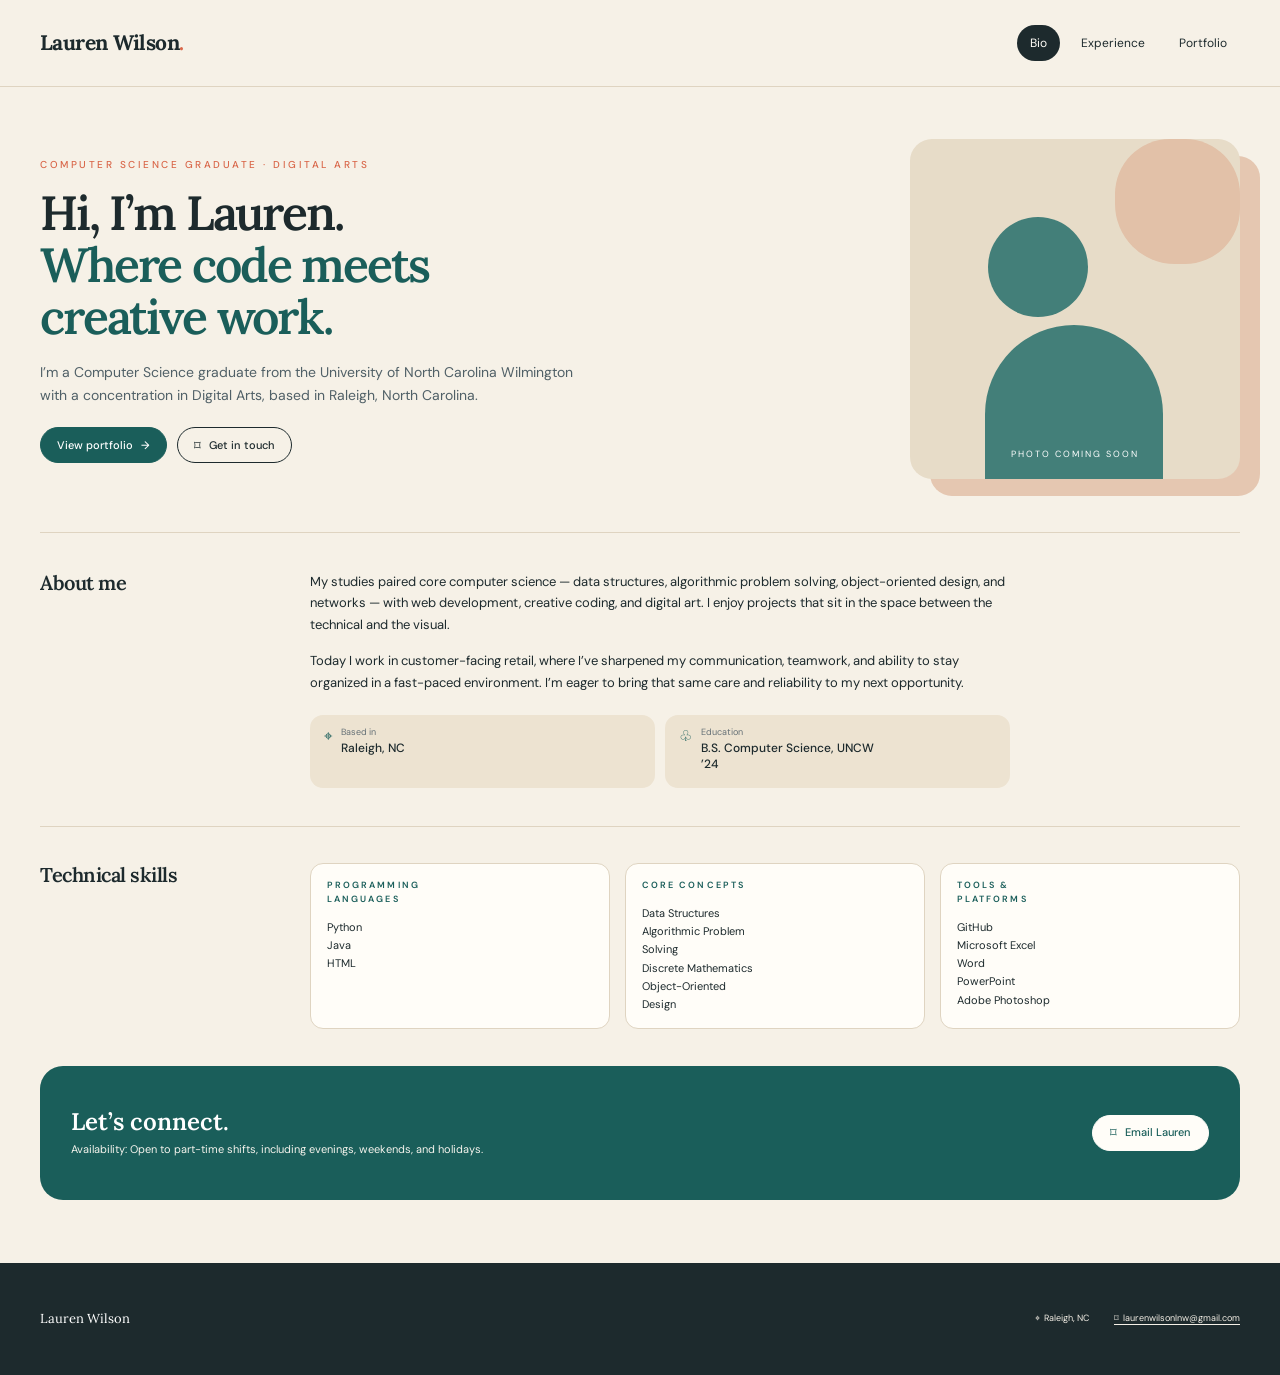
<file: index.html>
<!doctype html>
<html lang="en">
<head>
<meta charset="UTF-8">
<meta name="viewport" content="width=device-width, initial-scale=1.0">
<meta name="description" content="Lauren Wilson — Computer Science graduate and Digital Arts creative.">
<title>Bio — Lauren Wilson</title>
<link rel="preconnect" href="https://fonts.googleapis.com">
<link rel="preconnect" href="https://fonts.gstatic.com" crossorigin>
<link href="https://fonts.googleapis.com/css2?family=DM+Sans:wght@400;500;600&family=Lora:wght@500;600;700&display=swap" rel="stylesheet">
<link rel="stylesheet" href="styles.css">
</head>
<body class="bio-page">
<header class="site-header">
  <div class="header-inner">
    <a class="brand" href="index.html">Lauren Wilson<span>.</span></a>
    <nav aria-label="Main navigation">
      <a class="active" href="index.html">Bio</a>
      <a href="experience.html">Experience</a>
      <a href="portfolio.html">Portfolio</a>
    </nav>
  </div>
</header>

<main>
  <section class="bio-hero content-width">
    <div class="bio-copy">
      <p class="eyebrow">Computer Science graduate · Digital Arts</p>
      <h1>Hi, I’m Lauren.<br><em>Where code meets<br>creative work.</em></h1>
      <p class="hero-lede">I’m a Computer Science graduate from the University of North Carolina Wilmington with a concentration in Digital Arts, based in Raleigh, North Carolina.</p>
      <div class="hero-actions">
        <a class="pill-button filled" href="portfolio.html">View portfolio <span>→</span></a>
        <a class="pill-button outlined" href="mailto:laurenwilsonlnw@gmail.com"><span class="mail-icon">⌑</span> Get in touch</a>
      </div>
    </div>

    <div class="headshot-placeholder" aria-label="Placeholder for a headshot of Lauren Wilson">
      <div class="headshot-art">
        <div class="headshot-coral"></div>
        <div class="headshot-head"></div>
        <div class="headshot-body"></div>
      </div>
      <span>PHOTO COMING SOON</span>
    </div>
  </section>

  <section class="bio-section content-width about-section">
    <h2>About me</h2>
    <div class="about-content">
      <p>My studies paired core computer science — data structures, algorithmic problem solving, object-oriented design, and networks — with web development, creative coding, and digital art. I enjoy projects that sit in the space between the technical and the visual.</p>
      <p>Today I work in customer-facing retail, where I’ve sharpened my communication, teamwork, and ability to stay organized in a fast-paced environment. I’m eager to bring that same care and reliability to my next opportunity.</p>
      <div class="fact-grid">
        <div class="fact-card"><span class="fact-icon">⌖</span><div><small>Based in</small><strong>Raleigh, NC</strong></div></div>
        <div class="fact-card"><span class="fact-icon">♧</span><div><small>Education</small><strong>B.S. Computer Science, UNCW<br>’24</strong></div></div>
      </div>
    </div>
  </section>

  <section class="bio-section content-width skills-section">
    <h2>Technical skills</h2>
    <div class="skill-grid">
      <article class="skill-card"><h3>Programming<br>Languages</h3><ul><li>Python</li><li>Java</li><li>HTML</li></ul></article>
      <article class="skill-card"><h3>Core Concepts</h3><ul><li>Data Structures</li><li>Algorithmic Problem<br>Solving</li><li>Discrete Mathematics</li><li>Object-Oriented<br>Design</li></ul></article>
      <article class="skill-card"><h3>Tools &amp;<br>Platforms</h3><ul><li>GitHub</li><li>Microsoft Excel</li><li>Word</li><li>PowerPoint</li><li>Adobe Photoshop</li></ul></article>
    </div>
  </section>

  <section class="connect-card content-width">
    <div>
      <h2>Let’s connect.</h2>
      <p>Availability: Open to part-time shifts, including evenings, weekends, and holidays.</p>
    </div>
    <a class="pill-button white" href="mailto:laurenwilsonlnw@gmail.com"><span class="mail-icon">⌑</span> Email Lauren</a>
  </section>
</main>

<footer class="site-footer">
  <div class="footer-inner content-width">
    <span class="footer-name">Lauren Wilson</span>
    <div class="footer-meta"><span>⌖&nbsp; Raleigh, NC</span><a href="mailto:laurenwilsonlnw@gmail.com">⌑&nbsp; laurenwilsonlnw@gmail.com</a></div>
  </div>
</footer>
</body>
</html>
</file>
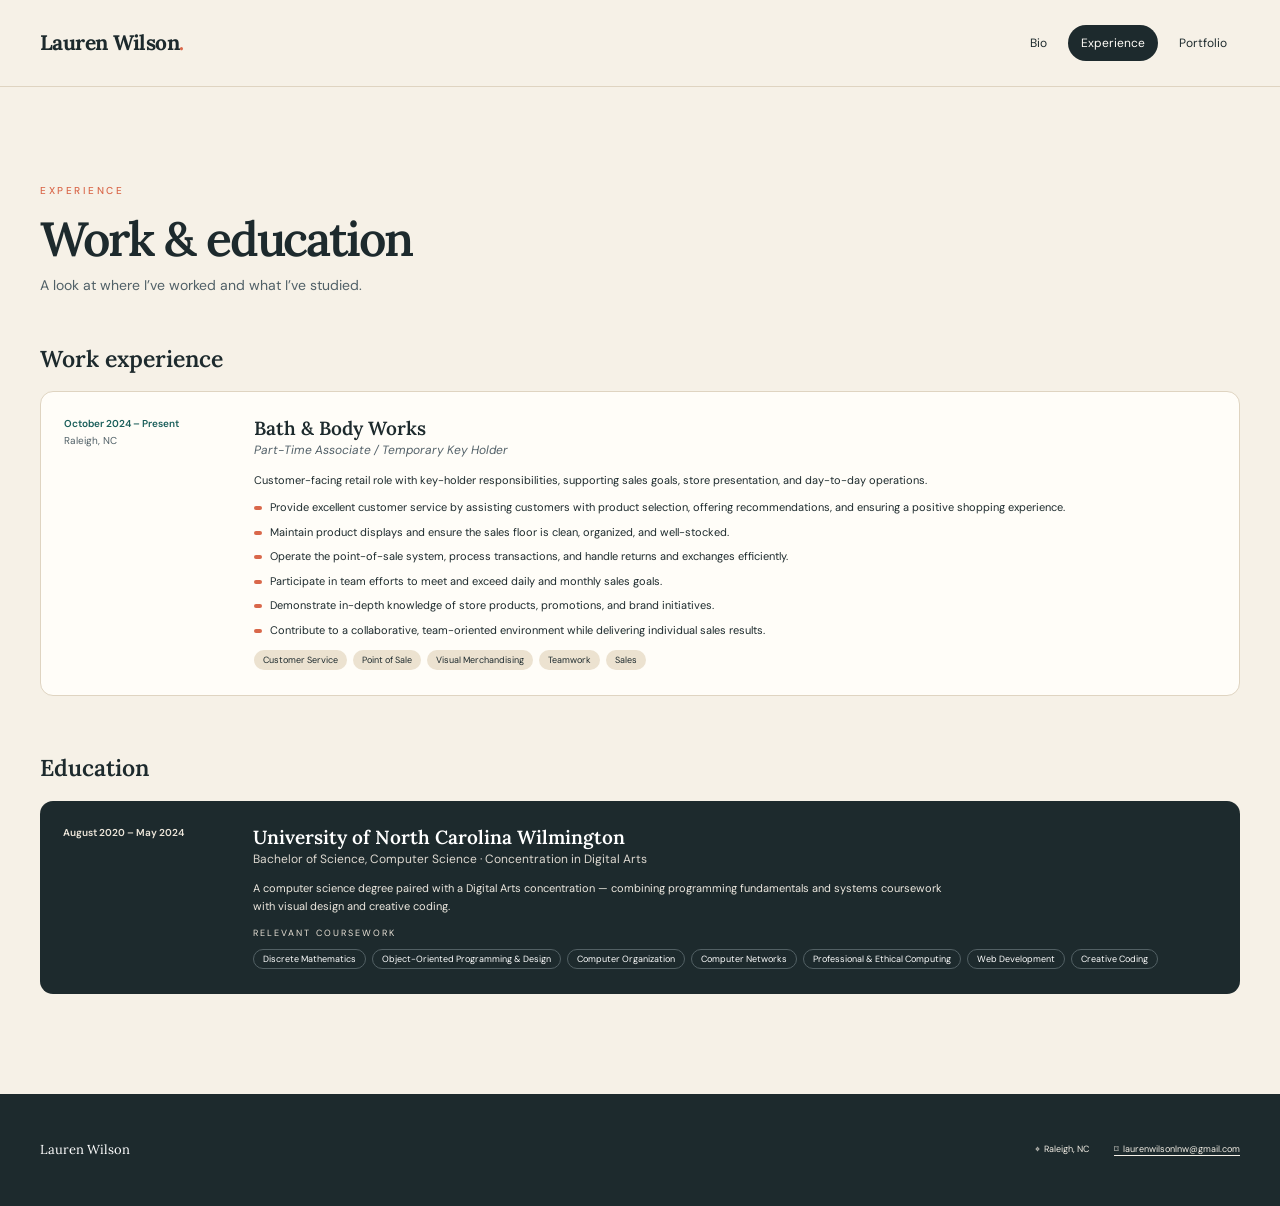
<file: experience.html>
<!doctype html>
<html lang="en">
<head>
<meta charset="UTF-8">
<meta name="viewport" content="width=device-width, initial-scale=1.0">
<meta name="description" content="Lauren Wilson — Work experience and education.">
<title>Experience — Lauren Wilson</title>
<link rel="preconnect" href="https://fonts.googleapis.com">
<link rel="preconnect" href="https://fonts.gstatic.com" crossorigin>
<link href="https://fonts.googleapis.com/css2?family=DM+Sans:wght@400;500;600&family=Lora:wght@500;600;700&display=swap" rel="stylesheet">
<link rel="stylesheet" href="styles.css">
</head>
<body class="experience-page">
<header class="site-header">
  <div class="header-inner">
    <a class="brand" href="index.html">Lauren Wilson<span>.</span></a>
    <nav aria-label="Main navigation">
      <a href="index.html">Bio</a>
      <a class="active" href="experience.html">Experience</a>
      <a href="portfolio.html">Portfolio</a>
    </nav>
  </div>
</header>

<main class="experience-main content-width">
  <section class="page-heading">
    <p class="eyebrow">Experience</p>
    <h1>Work <span>&amp;</span> education</h1>
    <p>A look at where I’ve worked and what I’ve studied.</p>
  </section>

  <section class="experience-section">
    <h2>Work experience</h2>
    <article class="work-panel">
      <div class="date-block"><strong>October 2024 – Present</strong><span>Raleigh, NC</span></div>
      <div class="job-content">
        <h3>Bath &amp; Body Works</h3>
        <p class="role">Part-Time Associate / Temporary Key Holder</p>
        <p>Customer-facing retail role with key-holder responsibilities, supporting sales goals, store presentation, and day-to-day operations.</p>
        <ul>
          <li>Provide excellent customer service by assisting customers with product selection, offering recommendations, and ensuring a positive shopping experience.</li>
          <li>Maintain product displays and ensure the sales floor is clean, organized, and well-stocked.</li>
          <li>Operate the point-of-sale system, process transactions, and handle returns and exchanges efficiently.</li>
          <li>Participate in team efforts to meet and exceed daily and monthly sales goals.</li>
          <li>Demonstrate in-depth knowledge of store products, promotions, and brand initiatives.</li>
          <li>Contribute to a collaborative, team-oriented environment while delivering individual sales results.</li>
        </ul>
        <div class="tags"><span>Customer Service</span><span>Point of Sale</span><span>Visual Merchandising</span><span>Teamwork</span><span>Sales</span></div>
      </div>
    </article>
  </section>

  <section class="experience-section education-section">
    <h2>Education</h2>
    <article class="education-panel">
      <div class="date-block"><strong>August 2020 – May 2024</strong></div>
      <div class="education-content">
        <h3>University of North Carolina Wilmington</h3>
        <p class="degree">Bachelor of Science, Computer Science · Concentration in Digital Arts</p>
        <p>A computer science degree paired with a Digital Arts concentration — combining programming fundamentals and systems coursework with visual design and creative coding.</p>
        <p class="coursework-label">Relevant coursework</p>
        <div class="tags dark-tags"><span>Discrete Mathematics</span><span>Object-Oriented Programming &amp; Design</span><span>Computer Organization</span><span>Computer Networks</span><span>Professional &amp; Ethical Computing</span><span>Web Development</span><span>Creative Coding</span></div>
      </div>
    </article>
  </section>
</main>

<footer class="site-footer">
  <div class="footer-inner content-width">
    <span class="footer-name">Lauren Wilson</span>
    <div class="footer-meta"><span>⌖&nbsp; Raleigh, NC</span><a href="mailto:laurenwilsonlnw@gmail.com">⌑&nbsp; laurenwilsonlnw@gmail.com</a></div>
  </div>
</footer>
</body>
</html>
</file>
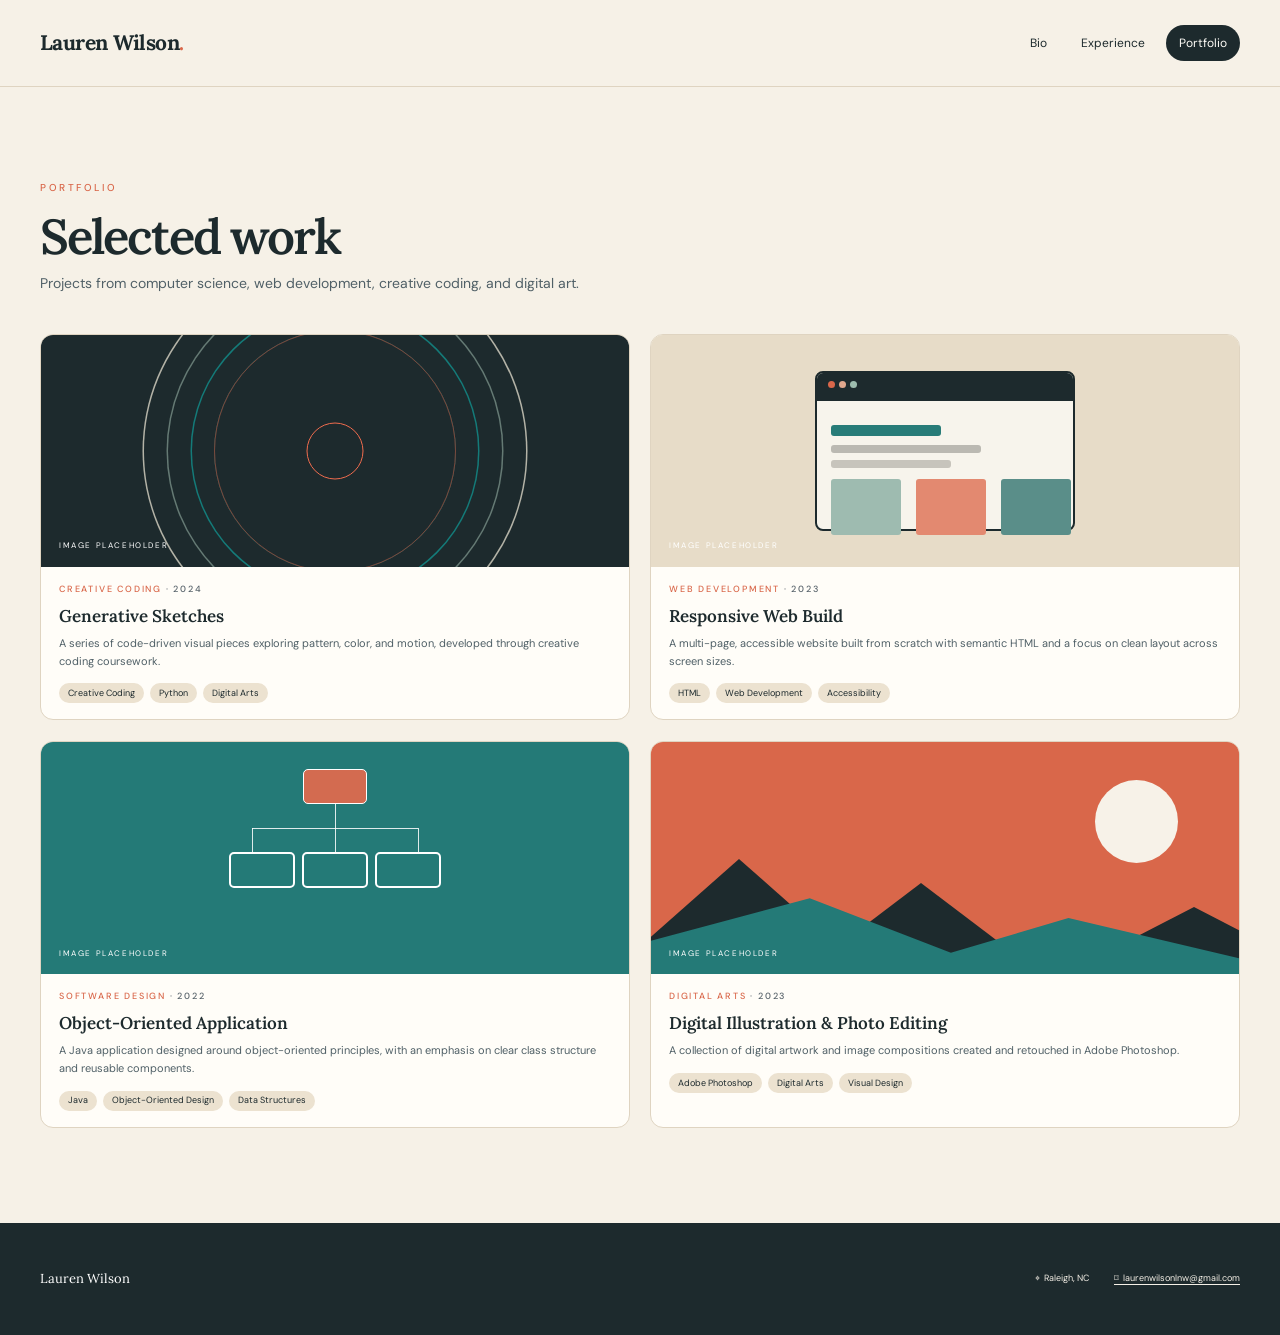
<file: portfolio.html>
<!doctype html>
<html lang="en">
<head>
<meta charset="UTF-8">
<meta name="viewport" content="width=device-width, initial-scale=1.0">
<meta name="description" content="Lauren Wilson — Selected work.">
<title>Portfolio — Lauren Wilson</title>
<link rel="preconnect" href="https://fonts.googleapis.com">
<link rel="preconnect" href="https://fonts.gstatic.com" crossorigin>
<link href="https://fonts.googleapis.com/css2?family=DM+Sans:wght@400;500;600&family=Lora:wght@500;600;700&display=swap" rel="stylesheet">
<link rel="stylesheet" href="styles.css">
</head>
<body class="portfolio-page">
<header class="site-header">
  <div class="header-inner">
    <a class="brand" href="index.html">Lauren Wilson<span>.</span></a>
    <nav aria-label="Main navigation">
      <a href="index.html">Bio</a>
      <a href="experience.html">Experience</a>
      <a class="active" href="portfolio.html">Portfolio</a>
    </nav>
  </div>
</header>

<main class="portfolio-main content-width">
  <section class="page-heading">
    <p class="eyebrow">Portfolio</p>
    <h1>Selected work</h1>
    <p>Projects from computer science, web development, creative coding, and digital art.</p>
  </section>

  <section class="portfolio-grid">
    <article class="project-card">
      <div class="project-art art-rings"><span class="placeholder-label">IMAGE PLACEHOLDER</span></div>
      <div class="project-info">
        <p class="project-kicker">CREATIVE CODING <span>· 2024</span></p>
        <h2>Generative Sketches</h2>
        <p>A series of code-driven visual pieces exploring pattern, color, and motion, developed through creative coding coursework.</p>
        <div class="tags"><span>Creative Coding</span><span>Python</span><span>Digital Arts</span></div>
      </div>
    </article>

    <article class="project-card">
      <div class="project-art art-browser"><span class="browser-window"><i></i><i></i><i></i><b></b><em></em><strong></strong><u></u></span><span class="placeholder-label">IMAGE PLACEHOLDER</span></div>
      <div class="project-info">
        <p class="project-kicker">WEB DEVELOPMENT <span>· 2023</span></p>
        <h2>Responsive Web Build</h2>
        <p>A multi-page, accessible website built from scratch with semantic HTML and a focus on clean layout across screen sizes.</p>
        <div class="tags"><span>HTML</span><span>Web Development</span><span>Accessibility</span></div>
      </div>
    </article>

    <article class="project-card">
      <div class="project-art art-tree"><span class="tree-top"></span><span class="tree-line l1"></span><span class="tree-line l2"></span><span class="tree-line l3"></span><span class="tree-box b1"></span><span class="tree-box b2"></span><span class="tree-box b3"></span><span class="placeholder-label">IMAGE PLACEHOLDER</span></div>
      <div class="project-info">
        <p class="project-kicker">SOFTWARE DESIGN <span>· 2022</span></p>
        <h2>Object-Oriented Application</h2>
        <p>A Java application designed around object-oriented principles, with an emphasis on clear class structure and reusable components.</p>
        <div class="tags"><span>Java</span><span>Object-Oriented Design</span><span>Data Structures</span></div>
      </div>
    </article>

    <article class="project-card">
      <div class="project-art art-landscape"><span class="sun"></span><span class="mountain m1"></span><span class="mountain m2"></span><span class="mountain m3"></span><span class="placeholder-label">IMAGE PLACEHOLDER</span></div>
      <div class="project-info">
        <p class="project-kicker">DIGITAL ARTS <span>· 2023</span></p>
        <h2>Digital Illustration &amp; Photo Editing</h2>
        <p>A collection of digital artwork and image compositions created and retouched in Adobe Photoshop.</p>
        <div class="tags"><span>Adobe Photoshop</span><span>Digital Arts</span><span>Visual Design</span></div>
      </div>
    </article>
  </section>
</main>

<footer class="site-footer">
  <div class="footer-inner content-width">
    <span class="footer-name">Lauren Wilson</span>
    <div class="footer-meta"><span>⌖&nbsp; Raleigh, NC</span><a href="mailto:laurenwilsonlnw@gmail.com">⌑&nbsp; laurenwilsonlnw@gmail.com</a></div>
  </div>
</footer>
</body>
</html>
</file>
<file: styles.css>
:root{
  --cream:#f6f1e7;
  --paper:#fffdf8;
  --ink:#1d2a2d;
  --teal:#1a5e5a;
  --teal-light:#437f79;
  --coral:#d9674a;
  --beige:#e7dcc8;
  --peach:#e5c7b1;
  --line:#dfd4c1;
  --muted:#506067;
  --serif:"Lora", Georgia, serif;
  --sans:"DM Sans", Arial, sans-serif;
  --width:1200px;
}
*{box-sizing:border-box}
html{scroll-behavior:smooth}
body{margin:0;background:var(--cream);color:var(--ink);font-family:var(--sans);font-size:15px;line-height:1.55}
a{color:inherit;text-decoration:none}
.content-width{width:min(var(--width),calc(100% - 56px));margin-inline:auto}

.site-header{height:87px;border-bottom:1px solid var(--line);background:var(--cream)}
.header-inner{height:100%;width:min(var(--width),calc(100% - 56px));margin:auto;display:flex;align-items:center;justify-content:space-between}
.brand{font-family:var(--serif);font-weight:700;font-size:21px;letter-spacing:-.025em}
.brand span{color:var(--coral)}
.site-header nav{display:flex;align-items:center;gap:8px;font-size:12px}
.site-header nav a{padding:9px 13px;border-radius:999px;transition:background .18s ease,color .18s ease}
.site-header nav a:hover{background:#e9dfcf}
.site-header nav a.active{background:var(--ink);color:#fffdf8}

.eyebrow{margin:0 0 15px;color:var(--coral);font-size:10px;font-weight:500;letter-spacing:.25em;text-transform:uppercase}
h1,h2,h3,p{margin-top:0}
.page-heading h1{font-family:var(--serif);font-size:50px;line-height:1.05;letter-spacing:-.045em;font-weight:600;margin:0 0 11px}
.page-heading>p:last-child{color:var(--muted);font-size:14px;margin:0}

.bio-hero{display:grid;grid-template-columns:minmax(0,1fr) 330px;gap:72px;align-items:center;padding-top:52px;padding-bottom:53px}
.bio-copy{padding-top:2px}
.bio-copy h1{font-family:var(--serif);font-size:48px;line-height:1.08;letter-spacing:-.045em;font-weight:600;margin:0}
.bio-copy h1 em{font-style:normal;color:var(--teal)}
.hero-lede{max-width:560px;color:var(--muted);font-size:14px;line-height:1.65;margin:18px 0 20px}
.hero-actions{display:flex;gap:10px;align-items:center}
.pill-button{display:inline-flex;align-items:center;justify-content:center;gap:8px;height:36px;padding:0 16px;border-radius:999px;font-size:11px;font-weight:500;border:1px solid var(--ink);transition:transform .18s ease,box-shadow .18s ease,background .18s ease}
.pill-button:hover{transform:translateY(-1px);box-shadow:0 4px 12px rgba(29,42,45,.12)}
.pill-button.filled{background:var(--teal);border-color:var(--teal);color:white}
.pill-button.outlined{background:transparent;color:var(--ink)}
.pill-button.white{background:var(--paper);border-color:var(--paper);color:var(--teal);padding-inline:17px}
.mail-icon{font-size:13px;line-height:1}

.headshot-placeholder{width:330px;height:340px;position:relative;border-radius:22px;background:var(--beige);box-shadow:20px 17px 0 var(--peach);overflow:hidden;display:flex;align-items:flex-end;justify-content:center}
.headshot-art{position:absolute;inset:0;overflow:hidden}
.headshot-coral{position:absolute;width:125px;height:125px;border-radius:55px 55px 55px 60px;background:#e2c1a8;top:0;right:0}
.headshot-head{position:absolute;width:100px;height:100px;border-radius:50%;background:var(--teal-light);top:78px;left:78px}
.headshot-body{position:absolute;width:178px;height:155px;border-radius:100px 100px 0 0;background:var(--teal-light);bottom:-1px;left:75px}
.headshot-placeholder>span{position:relative;z-index:2;color:white;font-size:9px;letter-spacing:.22em;margin-bottom:17px}

.bio-section{border-top:1px solid var(--line);display:grid;grid-template-columns:240px 1fr;gap:30px;padding:38px 0}
.bio-section h2{font-family:var(--serif);font-size:20px;line-height:1.2;letter-spacing:-.025em;font-weight:600;margin:0}
.about-content{max-width:700px}
.about-content p{font-size:13px;line-height:1.65;margin:0 0 15px}
.fact-grid{display:grid;grid-template-columns:1fr 1fr;gap:10px;margin-top:22px}
.fact-card{min-height:73px;background:#ede3d1;border-radius:13px;padding:12px 14px;display:flex;gap:9px;align-items:flex-start}
.fact-icon{font-size:15px;color:var(--teal);line-height:1.2}
.fact-card small{display:block;color:#657076;font-size:9px;line-height:1.2;margin-bottom:2px}
.fact-card strong{display:block;font-size:12px;font-weight:500;line-height:1.35}
.skills-section{padding-top:36px;padding-bottom:37px}
.skill-grid{display:grid;grid-template-columns:repeat(3,1fr);gap:15px}
.skill-card{background:var(--paper);border:1px solid var(--line);border-radius:13px;min-height:158px;padding:15px 16px}
.skill-card h3{font-size:9px;line-height:1.55;letter-spacing:.23em;text-transform:uppercase;color:var(--teal);margin:0 0 11px;font-weight:600}
.skill-card ul{list-style:none;padding:0;margin:0}
.skill-card li{font-size:11px;line-height:1.65;margin:0}
.connect-card{margin-top:0;margin-bottom:63px;min-height:134px;background:var(--teal);color:white;border-radius:23px;padding:25px 31px;display:flex;align-items:center;justify-content:space-between}
.connect-card h2{font-family:var(--serif);font-size:24px;line-height:1.2;margin:0 0 5px;font-weight:600}
.connect-card p{font-size:11px;line-height:1.55;max-width:490px;margin:0;color:#f6f4ed}

.site-footer{background:var(--ink);color:white;min-height:112px;display:flex;align-items:center}
.footer-inner{display:flex;align-items:center;justify-content:space-between}
.footer-name{font-family:var(--serif);font-size:13px}
.footer-meta{display:flex;gap:25px;font-size:9px;color:#f5f0e7}
.footer-meta a{text-decoration:underline;text-underline-offset:3px}

.experience-main,.portfolio-main{padding-bottom:100px}
.experience-main .page-heading{padding-top:96px;padding-bottom:48px}
.experience-main .page-heading h1{font-size:48px}
.experience-main .page-heading h1 span{font-family:var(--serif);font-weight:600}
.experience-section h2{font-family:var(--serif);font-size:23px;line-height:1.2;font-weight:600;margin:0 0 19px}
.work-panel{background:var(--paper);border:1px solid var(--line);border-radius:13px;padding:25px 23px;display:grid;grid-template-columns:190px 1fr;gap:0}
.date-block{display:flex;flex-direction:column;gap:3px;color:var(--muted);font-size:10px;line-height:1.4}
.date-block strong{color:var(--teal);font-weight:600}
.job-content{padding-left:0}
.job-content h3,.education-content h3{font-family:var(--serif);font-size:19px;line-height:1.2;font-weight:600;margin:0}
.job-content .role{font-style:italic;color:#526068;margin:1px 0 12px;font-size:12px}
.job-content>p:not(.role){font-size:11px;line-height:1.6;margin:0 0 10px}
.job-content ul{list-style:none;padding:0;margin:0 0 12px}
.job-content li{font-size:11px;line-height:1.5;margin:0 0 8px;padding-left:16px;position:relative}
.job-content li::before{content:"";width:8px;height:4px;border-radius:4px;background:var(--coral);position:absolute;left:0;top:7px}
.tags{display:flex;flex-wrap:wrap;gap:6px}
.tags span{display:inline-flex;align-items:center;min-height:20px;padding:3px 9px;border-radius:999px;background:#ece2d0;color:var(--ink);font-size:9px;line-height:1.2}
.education-section{margin-top:58px}
.education-panel{background:var(--ink);color:white;border-radius:13px;padding:25px 23px;display:grid;grid-template-columns:190px 1fr}
.education-panel .date-block strong{color:#eee7db}
.education-content .degree{font-size:12px;color:#ddd8d0;margin:1px 0 12px}
.education-content>p:not(.degree):not(.coursework-label){font-size:11px;line-height:1.6;color:#eee9e0;max-width:690px;margin:0 0 12px}
.coursework-label{font-size:9px;text-transform:uppercase;letter-spacing:.23em;color:#e8e1d6;margin:0 0 8px}
.dark-tags span{background:transparent;border:1px solid #526064;color:white}

.portfolio-main{padding-bottom:95px}
.portfolio-main .page-heading{padding-top:93px;padding-bottom:39px}
.portfolio-main .page-heading h1{font-size:49px}
.portfolio-grid{display:grid;grid-template-columns:1fr 1fr;gap:21px 20px}
.project-card{background:var(--paper);border:1px solid var(--line);border-radius:13px;overflow:hidden}
.project-art{height:232px;position:relative;overflow:hidden}
.placeholder-label{position:absolute;left:18px;bottom:15px;color:white;font-size:8px;letter-spacing:.2em}
.art-rings{background:var(--ink)}
.art-rings::before,.art-rings::after{content:"";position:absolute;border:1.5px solid; border-radius:50%;top:50%;left:50%;transform:translate(-50%,-50%)}
.art-rings::before{width:240px;height:240px;border-color:#7a4a3d;box-shadow:0 0 0 22px var(--ink),0 0 0 23.5px #147b79,0 0 0 46px var(--ink),0 0 0 47.5px #657a74,0 0 0 70px var(--ink),0 0 0 71.5px #b4b3a7}
.art-rings::after{width:55px;height:55px;border-color:#f06c4e}
.art-browser{background:var(--beige)}
.browser-window{position:absolute;width:260px;height:160px;left:50%;top:50%;transform:translate(-50%,-50%);border:2px solid var(--ink);border-radius:8px;background:#f7f4ec}
.browser-window::before{content:"";position:absolute;left:0;right:0;top:0;height:28px;background:var(--ink);border-radius:6px 6px 0 0}
.browser-window i{position:absolute;top:8px;width:7px;height:7px;border-radius:50%;z-index:1}
.browser-window i:nth-of-type(1){left:11px;background:var(--coral)}
.browser-window i:nth-of-type(2){left:22px;background:#e0a78d}
.browser-window i:nth-of-type(3){left:33px;background:#9dbcae}
.browser-window b,.browser-window em,.browser-window strong,.browser-window u{position:absolute;text-decoration:none;border-radius:3px}
.browser-window b{left:14px;top:52px;width:110px;height:11px;background:#287c78}
.browser-window em{left:14px;top:72px;width:150px;height:8px;background:#bbb9b2}
.browser-window strong{left:14px;top:87px;width:120px;height:8px;background:#c7c4bc}
.browser-window u{left:14px;top:106px;width:70px;height:56px;background:#9ebbb0;box-shadow:85px 0 0 #e38970,170px 0 0 #5a8e89}
.art-tree{background:#247a77}
.tree-top{position:absolute;width:64px;height:35px;left:50%;top:27px;transform:translateX(-50%);border:1.5px solid white;border-radius:5px;background:#d36b50}
.tree-line{position:absolute;background:white;opacity:.85}
.tree-line.l1{width:1px;height:25px;left:50%;top:62px}.tree-line.l2{height:1px;width:166px;left:50%;top:86px;transform:translateX(-50%)}.tree-line.l3{height:24px;width:1px;left:50%;top:86px;box-shadow:-83px 0 white,83px 0 white}
.tree-box{position:absolute;width:66px;height:36px;border:2px solid white;border-radius:5px;top:110px}.tree-box.b1{left:calc(50% - 106px)}.tree-box.b2{left:calc(50% - 33px)}.tree-box.b3{left:calc(50% + 40px)}
.art-landscape{background:var(--coral)}
.sun{position:absolute;width:83px;height:83px;border-radius:50%;background:#f7f2e8;right:61px;top:38px}
.mountain{position:absolute;bottom:0;width:0;height:0;border-left:130px solid transparent;border-right:130px solid transparent;border-bottom:115px solid var(--ink)}
.mountain.m1{left:-42px}.mountain.m2{left:150px;border-left-width:120px;border-right-width:120px;border-bottom-width:91px}.mountain.m3{right:-85px;border-left-width:130px;border-right-width:130px;border-bottom-width:67px}
.art-landscape::after{content:"";position:absolute;left:0;right:0;bottom:0;height:76px;background:#247a77;clip-path:polygon(0 56%,27% 0,51% 72%,71% 26%,100% 79%,100% 100%,0 100%)}
.project-art .placeholder-label{z-index:5}
.project-info{padding:16px 18px 16px}
.project-kicker{font-size:9px;letter-spacing:.2em;color:var(--coral);margin:0 0 9px;font-weight:500}
.project-kicker span{color:#566169}
.project-info h2{font-family:var(--serif);font-size:17px;line-height:1.2;font-weight:600;margin:0 0 9px}
.project-info>p:not(.project-kicker){font-size:11px;line-height:1.6;color:var(--muted);margin:0 0 13px}
.project-info .tags span{font-size:9px}

@media (max-width:900px){
  :root{--width:720px}
  .bio-hero{grid-template-columns:1fr;gap:45px}
  .headshot-placeholder{width:min(330px,100%)}
  .bio-section{grid-template-columns:1fr;gap:18px}
  .work-panel,.education-panel{grid-template-columns:1fr;gap:20px}
  .portfolio-grid{grid-template-columns:1fr}
}
@media (max-width:600px){
  .content-width,.header-inner{width:calc(100% - 32px)}
  .site-header{height:75px}
  .brand{font-size:18px}
  .site-header nav{gap:2px;font-size:10px}
  .site-header nav a{padding:8px 9px}
  .bio-hero{padding-top:50px}
  .bio-copy h1{font-size:40px}
  .page-heading h1,.experience-main .page-heading h1,.portfolio-main .page-heading h1{font-size:39px}
  .hero-lede{font-size:13px}
  .fact-grid,.skill-grid{grid-template-columns:1fr}
  .connect-card{align-items:flex-start;gap:22px;flex-direction:column}
  .footer-inner{align-items:flex-start;gap:18px;flex-direction:column}
  .footer-meta{flex-direction:column;gap:5px}
  .portfolio-grid{gap:15px}
}
</file>
